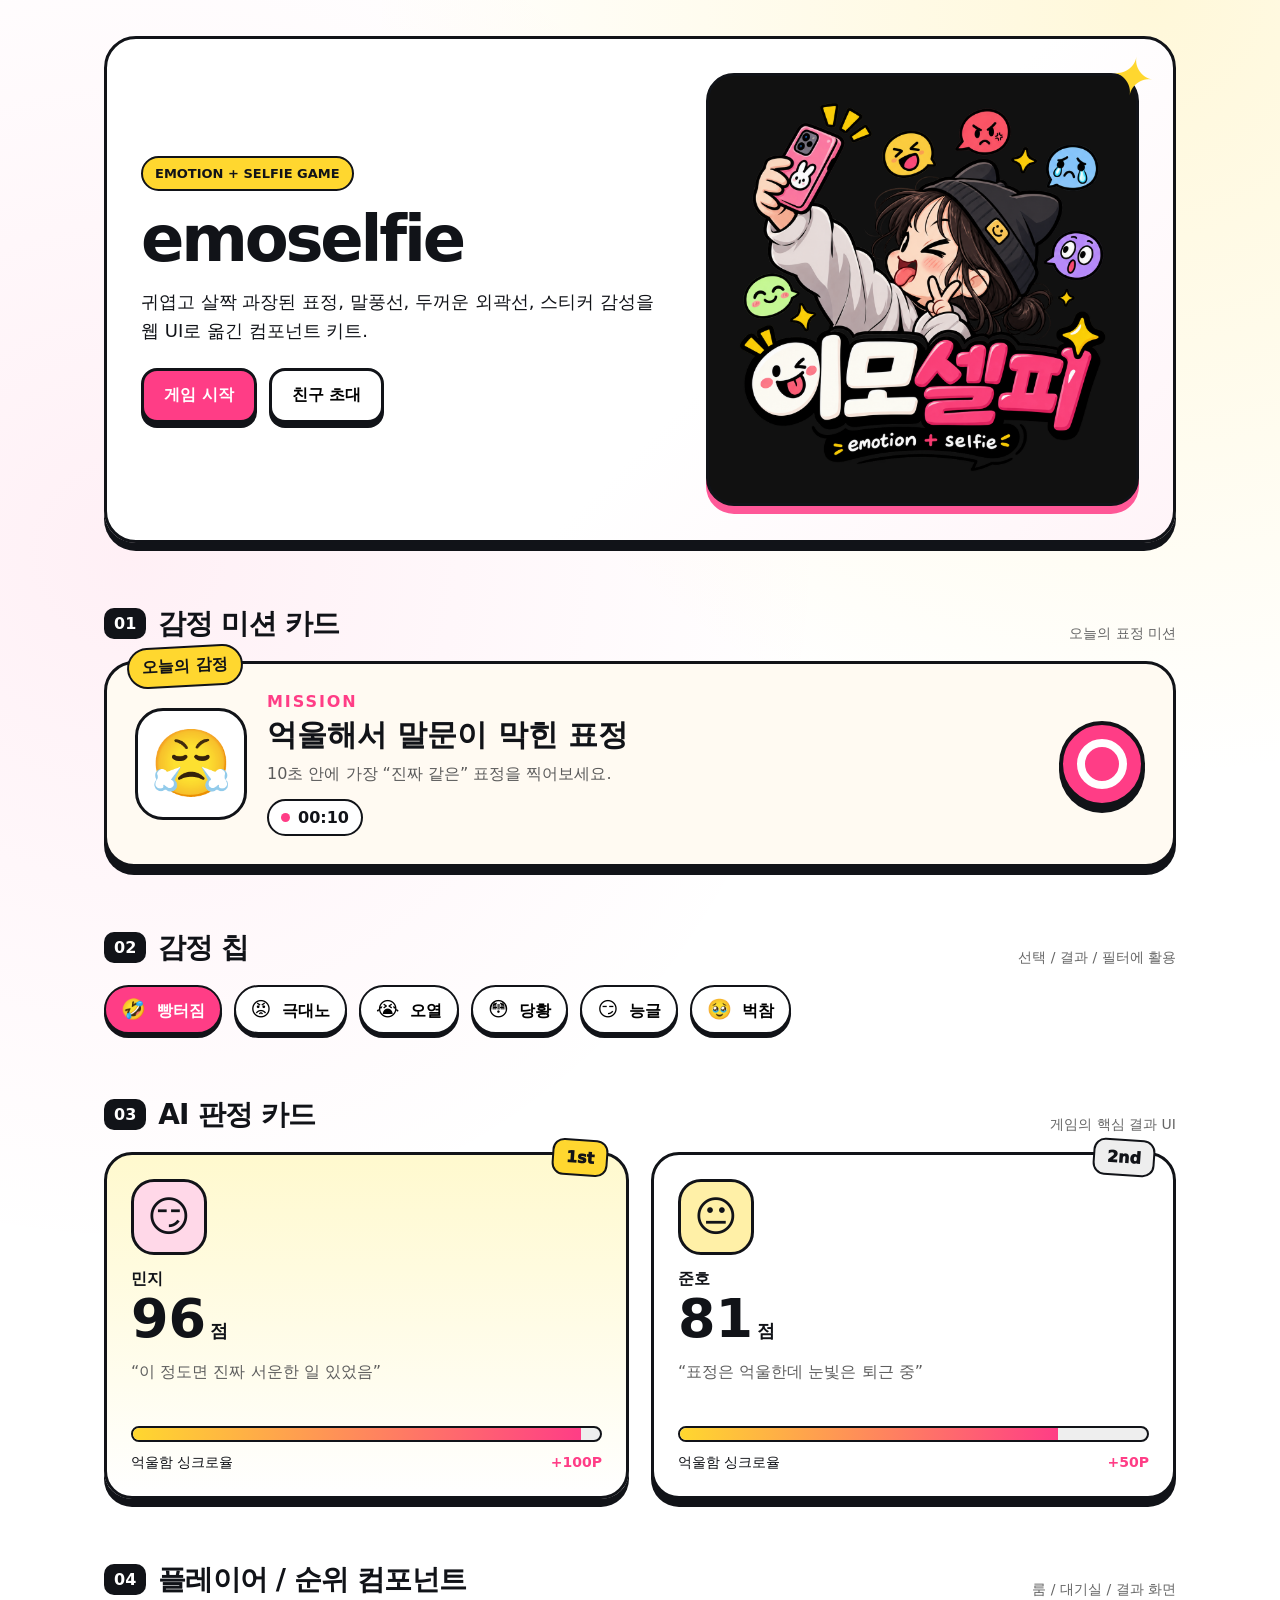
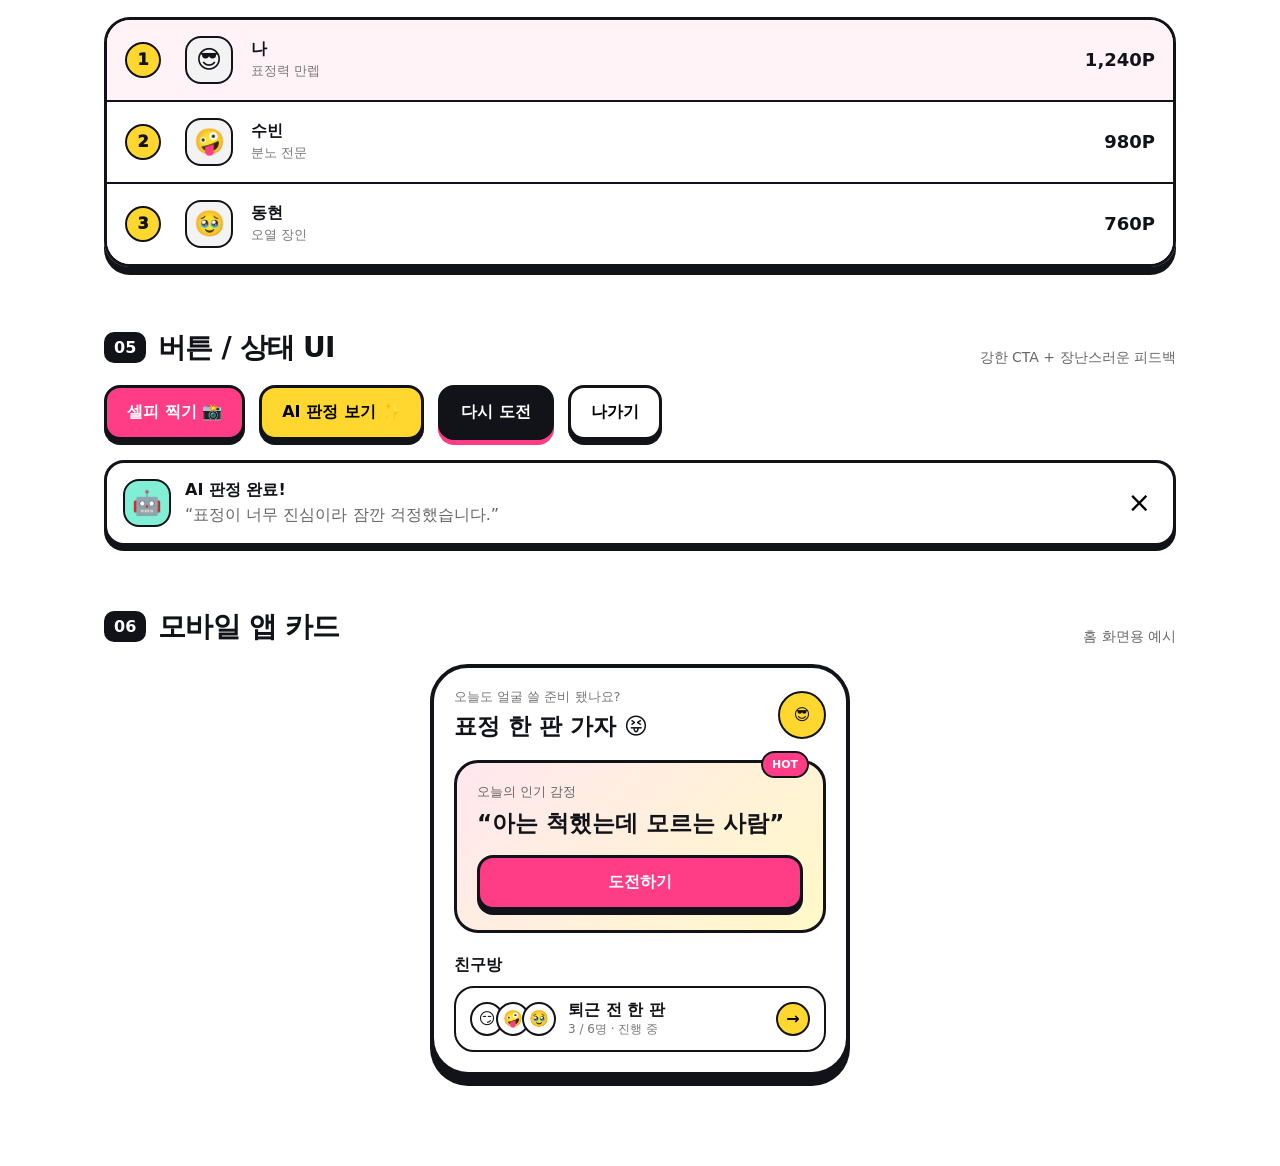
<file: design/uploads/index.html>
<!doctype html>
<html lang="ko">
<head>
  <meta charset="utf-8" />
  <meta name="viewport" content="width=device-width, initial-scale=1" />
  <title>emoselfie UI Kit</title>
  <link rel="stylesheet" href="./emoselfie-components.css" />
</head>
<body>
  <main class="page-shell">

    <section class="brand-hero">
      <div class="brand-copy">
        <div class="eyebrow">EMOTION + SELFIE GAME</div>
        <h1>emoselfie</h1>
        <p>귀엽고 살짝 과장된 표정, 말풍선, 두꺼운 외곽선, 스티커 감성을 웹 UI로 옮긴 컴포넌트 키트.</p>
        <div class="hero-actions">
          <button class="btn btn-primary">게임 시작</button>
          <button class="btn btn-ghost">친구 초대</button>
        </div>
      </div>
      <div class="logo-card">
        <img src="./emoselfie-logo-reference.png" alt="emoselfie reference logo"/>
      </div>
    </section>

    <section class="section">
      <div class="section-title">
        <div>
          <span class="kicker">01</span>
          <h2>감정 미션 카드</h2>
        </div>
        <span class="caption">오늘의 표정 미션</span>
      </div>

      <div class="mission-card">
        <div class="mission-sticker">오늘의 감정</div>
        <div class="mission-emoji">😤</div>
        <div class="mission-copy">
          <p class="mission-label">MISSION</p>
          <h3>억울해서 말문이 막힌 표정</h3>
          <p>10초 안에 가장 “진짜 같은” 표정을 찍어보세요.</p>
          <div class="timer">
            <span class="timer-dot"></span>
            00:10
          </div>
        </div>
        <button class="capture-btn" aria-label="셀피 촬영">
          <span class="camera-ring"></span>
        </button>
      </div>
    </section>

    <section class="section">
      <div class="section-title">
        <div>
          <span class="kicker">02</span>
          <h2>감정 칩</h2>
        </div>
        <span class="caption">선택 / 결과 / 필터에 활용</span>
      </div>

      <div class="chip-wrap">
        <button class="emotion-chip is-active"><span>🤣</span> 빵터짐</button>
        <button class="emotion-chip"><span>😡</span> 극대노</button>
        <button class="emotion-chip"><span>😭</span> 오열</button>
        <button class="emotion-chip"><span>😳</span> 당황</button>
        <button class="emotion-chip"><span>😏</span> 능글</button>
        <button class="emotion-chip"><span>🥹</span> 벅참</button>
      </div>
    </section>

    <section class="section">
      <div class="section-title">
        <div>
          <span class="kicker">03</span>
          <h2>AI 판정 카드</h2>
        </div>
        <span class="caption">게임의 핵심 결과 UI</span>
      </div>

      <div class="score-grid">
        <article class="score-card winner">
          <div class="rank-badge">1st</div>
          <div class="avatar avatar-pink">😏</div>
          <div class="score-copy">
            <p class="player-name">민지</p>
            <h3>96<span>점</span></h3>
            <p class="judge-comment">“이 정도면 진짜 서운한 일 있었음”</p>
          </div>
          <div class="meter">
            <div class="meter-fill" style="width:96%"></div>
          </div>
          <div class="card-footer">
            <span>억울함 싱크로율</span>
            <strong>+100P</strong>
          </div>
        </article>

        <article class="score-card">
          <div class="rank-badge muted">2nd</div>
          <div class="avatar avatar-yellow">😐</div>
          <div class="score-copy">
            <p class="player-name">준호</p>
            <h3>81<span>점</span></h3>
            <p class="judge-comment">“표정은 억울한데 눈빛은 퇴근 중”</p>
          </div>
          <div class="meter">
            <div class="meter-fill" style="width:81%"></div>
          </div>
          <div class="card-footer">
            <span>억울함 싱크로율</span>
            <strong>+50P</strong>
          </div>
        </article>
      </div>
    </section>

    <section class="section">
      <div class="section-title">
        <div>
          <span class="kicker">04</span>
          <h2>플레이어 / 순위 컴포넌트</h2>
        </div>
        <span class="caption">룸 / 대기실 / 결과 화면</span>
      </div>

      <div class="leaderboard">
        <div class="leader-row me">
          <span class="place">1</span>
          <span class="mini-avatar">😎</span>
          <div class="leader-meta">
            <strong>나</strong>
            <span>표정력 만렙</span>
          </div>
          <strong class="points">1,240P</strong>
        </div>
        <div class="leader-row">
          <span class="place">2</span>
          <span class="mini-avatar">🤪</span>
          <div class="leader-meta">
            <strong>수빈</strong>
            <span>분노 전문</span>
          </div>
          <strong class="points">980P</strong>
        </div>
        <div class="leader-row">
          <span class="place">3</span>
          <span class="mini-avatar">🥹</span>
          <div class="leader-meta">
            <strong>동현</strong>
            <span>오열 장인</span>
          </div>
          <strong class="points">760P</strong>
        </div>
      </div>
    </section>

    <section class="section">
      <div class="section-title">
        <div>
          <span class="kicker">05</span>
          <h2>버튼 / 상태 UI</h2>
        </div>
        <span class="caption">강한 CTA + 장난스러운 피드백</span>
      </div>

      <div class="button-board">
        <button class="btn btn-primary">셀피 찍기 📸</button>
        <button class="btn btn-yellow">AI 판정 보기 ✨</button>
        <button class="btn btn-black">다시 도전</button>
        <button class="btn btn-ghost">나가기</button>
      </div>

      <div class="toast">
        <div class="toast-icon">🤖</div>
        <div>
          <strong>AI 판정 완료!</strong>
          <p>“표정이 너무 진심이라 잠깐 걱정했습니다.”</p>
        </div>
        <button class="toast-close" aria-label="닫기">×</button>
      </div>
    </section>

    <section class="section">
      <div class="section-title">
        <div>
          <span class="kicker">06</span>
          <h2>모바일 앱 카드</h2>
        </div>
        <span class="caption">홈 화면용 예시</span>
      </div>

      <div class="phone">
        <div class="phone-top">
          <div>
            <p class="hello">오늘도 얼굴 쓸 준비 됐나요?</p>
            <h3>표정 한 판 가자 😝</h3>
          </div>
          <div class="profile-bubble">😎</div>
        </div>

        <div class="quick-card">
          <div class="quick-sticker">HOT</div>
          <p>오늘의 인기 감정</p>
          <h4>“아는 척했는데 모르는 사람”</h4>
          <button class="btn btn-primary full">도전하기</button>
        </div>

        <div class="mini-title">친구방</div>
        <div class="room-card">
          <div class="room-avatars">
            <span>😏</span><span>🤪</span><span>🥹</span>
          </div>
          <div class="room-copy">
            <strong>퇴근 전 한 판</strong>
            <span>3 / 6명 · 진행 중</span>
          </div>
          <button class="room-arrow">→</button>
        </div>
      </div>
    </section>

  </main>
</body>
</html>
</file>
<file: design/uploads/emoselfie-components.css>
:root{
  --ink:#111318;
  --pink:#ff3d86;
  --pink-dark:#e92570;
  --yellow:#ffd72f;
  --cream:#fffaf2;
  --purple:#8f66ff;
  --mint:#80efd6;
  --line:3px;
  --shadow:0 8px 0 var(--ink);
  --radius:24px;
}

*{box-sizing:border-box}
body{
  margin:0;
  font-family: ui-rounded, "Arial Rounded MT Bold", "Pretendard", "Noto Sans KR", system-ui, sans-serif;
  background:
    radial-gradient(circle at 10% 20%, rgba(255,61,134,.08), transparent 28%),
    radial-gradient(circle at 90% 0%, rgba(255,215,47,.18), transparent 26%),
    #fff;
  color:var(--ink);
}

button{font:inherit; cursor:pointer}
.page-shell{max-width:1120px;margin:0 auto;padding:36px 24px 90px}

.brand-hero{
  display:grid;
  grid-template-columns:1.1fr .9fr;
  gap:36px;
  align-items:center;
  padding:34px;
  border:var(--line) solid var(--ink);
  border-radius:32px;
  background:linear-gradient(135deg,#fff 60%,#fff4f8);
  box-shadow:var(--shadow);
  position:relative;
  overflow:hidden;
}
.brand-hero:after{
  content:"✦";
  position:absolute;
  right:18px;top:8px;
  color:var(--yellow);
  font-size:52px;
  transform:rotate(10deg);
}
.eyebrow{
  display:inline-block;
  padding:8px 12px;
  background:var(--yellow);
  border:2px solid var(--ink);
  border-radius:999px;
  font-weight:900;
  font-size:13px;
}
.brand-copy h1{
  font-size:64px;
  line-height:.95;
  margin:18px 0 12px;
  letter-spacing:-.05em;
}
.brand-copy p{font-size:18px;line-height:1.6;max-width:590px}
.hero-actions{display:flex;gap:12px;margin-top:22px;flex-wrap:wrap}
.logo-card{
  background:#111;
  border:3px solid var(--ink);
  border-radius:28px;
  padding:14px;
  box-shadow:0 8px 0 rgba(255,61,134,.85);
}
.logo-card img{
  width:100%;
  display:block;
  border-radius:20px;
}

.section{margin-top:62px}
.section-title{
  display:flex;
  justify-content:space-between;
  gap:20px;
  align-items:flex-end;
  margin-bottom:18px;
}
.section-title>div{display:flex;align-items:center;gap:12px}
.section-title h2{font-size:28px;margin:0;letter-spacing:-.03em}
.kicker{
  background:var(--ink);color:#fff;
  padding:6px 10px;border-radius:10px;
  font-weight:900;
}
.caption{color:#666;font-size:14px}

.btn{
  border:var(--line) solid var(--ink);
  border-radius:16px;
  padding:14px 20px;
  font-weight:900;
  box-shadow:0 5px 0 var(--ink);
  transition:.16s ease;
}
.btn:active{transform:translateY(4px);box-shadow:0 1px 0 var(--ink)}
.btn-primary{background:var(--pink);color:#fff}
.btn-yellow{background:var(--yellow)}
.btn-black{background:var(--ink);color:#fff;box-shadow:0 5px 0 var(--pink)}
.btn-ghost{background:#fff}
.full{width:100%}

.mission-card{
  display:grid;
  grid-template-columns:auto 1fr auto;
  gap:20px;
  align-items:center;
  padding:28px;
  background:var(--cream);
  border:var(--line) solid var(--ink);
  border-radius:30px;
  box-shadow:var(--shadow);
  position:relative;
}
.mission-sticker{
  position:absolute;left:20px;top:-18px;
  background:var(--yellow);
  border:2px solid var(--ink);
  padding:8px 13px;border-radius:999px;
  font-weight:900;
  transform:rotate(-3deg);
}
.mission-emoji{
  width:112px;height:112px;
  display:grid;place-items:center;
  font-size:66px;
  border:3px solid var(--ink);
  border-radius:28px;
  background:#fff;
}
.mission-label{font-weight:900;color:var(--pink);letter-spacing:.12em;margin:0 0 4px}
.mission-copy h3{font-size:30px;margin:0 0 8px}
.mission-copy>p:last-of-type{margin:0;color:#5b5b5b}
.timer{
  display:inline-flex;align-items:center;gap:8px;
  margin-top:14px;font-weight:900;
  background:#fff;border:2px solid var(--ink);
  border-radius:999px;padding:7px 12px;
}
.timer-dot{width:9px;height:9px;border-radius:50%;background:var(--pink)}
.capture-btn{
  width:86px;height:86px;border-radius:50%;
  border:4px solid var(--ink);background:var(--pink);
  box-shadow:0 6px 0 var(--ink);
  display:grid;place-items:center;
}
.camera-ring{
  width:50px;height:50px;border-radius:50%;
  border:8px solid #fff;
}

.chip-wrap{display:flex;flex-wrap:wrap;gap:12px}
.emotion-chip{
  background:#fff;
  border:2.5px solid var(--ink);
  border-radius:999px;
  padding:10px 15px;
  font-weight:900;
  box-shadow:0 4px 0 var(--ink);
}
.emotion-chip span{font-size:20px;margin-right:5px}
.emotion-chip.is-active{background:var(--pink);color:#fff}

.score-grid{display:grid;grid-template-columns:1fr 1fr;gap:22px}
.score-card{
  position:relative;
  border:var(--line) solid var(--ink);
  border-radius:28px;
  padding:24px;
  background:#fff;
  box-shadow:var(--shadow);
}
.score-card.winner{background:linear-gradient(180deg,#fff9ce,#fff)}
.rank-badge{
  position:absolute;right:18px;top:-16px;
  background:var(--yellow);border:2px solid var(--ink);
  border-radius:12px;padding:7px 12px;font-weight:1000;
  transform:rotate(4deg)
}
.rank-badge.muted{background:#eee}
.avatar{
  width:76px;height:76px;border-radius:23px;
  display:grid;place-items:center;
  font-size:42px;border:3px solid var(--ink)
}
.avatar-pink{background:#ffd8e8}
.avatar-yellow{background:#fff0a7}
.score-copy{margin-top:14px}
.player-name{font-weight:900;margin:0 0 2px}
.score-copy h3{font-size:54px;margin:0;line-height:1}
.score-copy h3 span{font-size:18px;margin-left:4px}
.judge-comment{color:#5f5f5f;min-height:48px}
.meter{height:16px;background:#eee;border:2px solid var(--ink);border-radius:999px;overflow:hidden}
.meter-fill{height:100%;background:linear-gradient(90deg,var(--yellow),var(--pink))}
.card-footer{display:flex;justify-content:space-between;margin-top:12px;font-size:14px}
.card-footer strong{color:var(--pink)}

.leaderboard{
  border:var(--line) solid var(--ink);
  border-radius:26px;
  overflow:hidden;
  box-shadow:var(--shadow);
}
.leader-row{
  display:grid;
  grid-template-columns:48px 54px 1fr auto;
  gap:12px;align-items:center;
  padding:16px 18px;background:#fff;
  border-bottom:2px solid var(--ink)
}
.leader-row:last-child{border-bottom:0}
.leader-row.me{background:#fff3f8}
.place{
  width:36px;height:36px;border-radius:50%;
  display:grid;place-items:center;background:var(--yellow);
  border:2px solid var(--ink);font-weight:1000
}
.mini-avatar{
  width:48px;height:48px;border-radius:16px;
  display:grid;place-items:center;background:#f3f3f3;
  border:2px solid var(--ink);font-size:25px
}
.leader-meta{display:flex;flex-direction:column;gap:2px}
.leader-meta span{font-size:13px;color:#777}
.points{font-size:18px}

.button-board{display:flex;flex-wrap:wrap;gap:14px}
.toast{
  margin-top:20px;
  display:grid;grid-template-columns:auto 1fr auto;
  gap:14px;align-items:center;
  border:var(--line) solid var(--ink);
  border-radius:20px;padding:16px;
  background:#fff;box-shadow:0 5px 0 var(--ink)
}
.toast-icon{
  width:48px;height:48px;border-radius:16px;
  background:var(--mint);
  border:2px solid var(--ink);
  display:grid;place-items:center;font-size:24px
}
.toast p{margin:4px 0 0;color:#666}
.toast-close{border:0;background:transparent;font-size:28px}

.phone{
  width:min(100%,420px);
  margin:auto;
  border:4px solid var(--ink);
  border-radius:38px;
  padding:20px;
  background:#fff;
  box-shadow:0 10px 0 var(--ink);
}
.phone-top{display:flex;justify-content:space-between;align-items:center}
.hello{font-size:13px;color:#777;margin:0}
.phone-top h3{margin:5px 0 0;font-size:23px}
.profile-bubble{
  width:48px;height:48px;border-radius:50%;
  display:grid;place-items:center;
  background:var(--yellow);border:2px solid var(--ink)
}
.quick-card{
  margin-top:18px;
  padding:20px;
  border:3px solid var(--ink);
  border-radius:24px;
  background:linear-gradient(135deg,#ffe7f0,#fff9c7);
  position:relative;
}
.quick-sticker{
  position:absolute;right:14px;top:-12px;
  background:var(--pink);color:#fff;
  border:2px solid var(--ink);border-radius:999px;
  padding:5px 9px;font-size:11px;font-weight:900
}
.quick-card p{margin:0;color:#666;font-size:13px}
.quick-card h4{font-size:23px;margin:7px 0 16px}
.mini-title{font-weight:900;margin:22px 0 10px}
.room-card{
  display:grid;
  grid-template-columns:auto 1fr auto;
  gap:12px;align-items:center;
  border:2.5px solid var(--ink);
  border-radius:20px;padding:12px 14px
}
.room-avatars{display:flex}
.room-avatars span{
  width:34px;height:34px;border-radius:50%;
  display:grid;place-items:center;background:#fff;
  border:2px solid var(--ink);
  margin-left:-8px
}
.room-avatars span:first-child{margin-left:0}
.room-copy{display:flex;flex-direction:column}
.room-copy span{font-size:12px;color:#777}
.room-arrow{
  width:34px;height:34px;border-radius:50%;
  border:2px solid var(--ink);background:var(--yellow);font-weight:900
}

@media (max-width: 780px){
  .page-shell{padding:20px 14px 60px}
  .brand-hero{grid-template-columns:1fr;padding:22px}
  .brand-copy h1{font-size:48px}
  .score-grid{grid-template-columns:1fr}
  .mission-card{grid-template-columns:1fr;text-align:center}
  .mission-emoji{margin:auto}
  .capture-btn{margin:auto}
  .section-title{align-items:flex-start}
  .caption{display:none}
}
</file>
